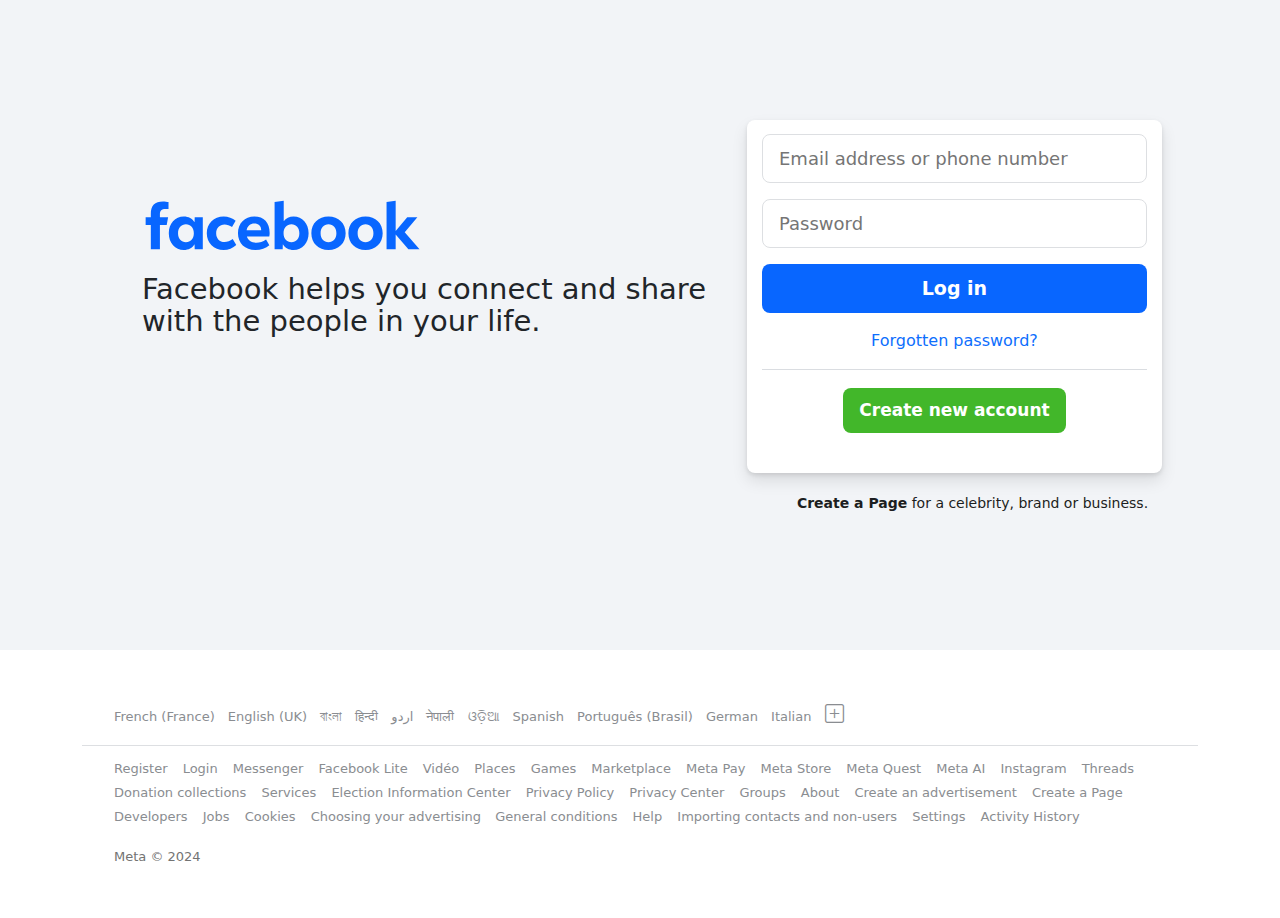
<file: index.html>
<!DOCTYPE html>
<html lang="en">
<head>
    <meta charset="UTF-8">
    <meta http-equiv="X-UA-Compatible" content="IE=edge">
    <meta name="viewport" content="width=device-width, initial-scale=1.0">
    <title>Document</title>
    <link rel="stylesheet" href="./css/style.css">
    <link rel="stylesheet" href="./css/media.css">
    <link rel="stylesheet" href="https://cdn.jsdelivr.net/npm/bootstrap-icons@1.11.3/font/bootstrap-icons.css">
    <link rel="stylesheet" href="https://cdn.jsdelivr.net/npm/bootstrap@5.3.3/dist/css/bootstrap.min.css">
</head>
<body>

    <section id="fb">
        <div class="container">
            <div class="row align-items-center">
                <div class="col-md-7">
                    <div class="fb-content">
                        <div class="fb-img">
                            <img src="./Image/logo.svg" alt="">
                        </div>
                       
                        <p class="para-1">Facebook helps you connect and share  with the people in your life.</p>
        
                </div>
                </div>
                <div class="col-md-5">
                    <div class="fb-form">
                        <form onsubmit="return data()" action="./face-book-htm/index.html">
                            <div class="eml pb-3">
                                <input id="user" type="text" placeholder="Email address or phone number">
                            </div>
                            <div class="psw pb-3">
                                <input id="pass" type="password"  placeholder="Password">
                            </div>
                            <div class="l-in pb-3">
                                <button id="log-in" type="submit">Log in</button>
                            </div>
                            <div class="frg pb-3">
                                <a href="./forgot/forgot.html">Forgotten password?</a>
                            </div>
                            <div class="accnt pb-3">
                               <button id="account"> <a href="./create/create.html" > Create new account </a></button>
                            </div>
                        </form>
                        <p><a href="./page/page.html">Create a Page</a> for a celebrity, brand or business.</p>
                    </div>
                </div>
            </div>

        </div>

    </section>


    <footer>
        <div class="container">
            <div class="row align-items-center">
                <div class="col-md-12">
                    <div class="language">
                        <ul class="footer-lang">
                            <li> <a href="#">French (France)</a></li>
                            <li> <a href="#">English (UK)</a></li>
                            <li> <a href="#">বাংলা</a></li>
                            <li><a href="#">हिन्दी</a></li>
                            <li><a href="#">اردو</a></li>
                            <li><a href="#">नेपाली</a></li>
                            <li><a href="#">ଓଡ଼ିଆ</a></li>
                            <li><a href="#">Spanish</a></li>
                            <li><a href="#">Português (Brasil)</a></li>
                            <li><a href="#">German</a></li>
                            <li><a href="#">Italian</a></li>
                            <li><a href="#"><i class="bi bi-plus-square"></i></a></li>
                        </ul>
                    </div>
                </div>
                <div class="col-md-12">
                    <div class="info-details">
                        <ul class="footer-info">
                    
                            <li><a href="#">Register</a></li>
                            <li><a href="#">Login</a></li>
                            <li><a href="#">Messenger</a></li>
                            <li><a href="#">Facebook Lite</a></li>
                            <li><a href="#">Vidéo</a></li>
                            <li><a href="#">Places</a></li>
                            <li><a href="#">Games</a></li>
                            <li><a href="#">Marketplace</a></li>
                            <li><a href="#">Meta Pay</a></li>
                            <li><a href="#">Meta Store</a></li>
                            <li><a href="#">Meta Quest</a></li>
                            <li><a href="#">Meta AI</a></li>
                            <li><a href="#">Instagram</a></li>
                            <li><a href="#">Threads</a></li>
                            <li><a href="#">Donation collections</a></li>
                            <li><a href="#">Services</a></li>
                            <li><a href="#">Election Information Center</a></li>
                            <li><a href="#">Privacy Policy</a></li>
                            <li><a href="#">Privacy Center</a></li>
                            <li><a href="#">Groups</a></li>
                            <li><a href="#">About</a></li>
                            <li><a href="#">Create an advertisement</a></li>
                            <li><a href="#">Create a Page</a></li>
                            <li><a href="#">Developers</a></li>
                            <li><a href="#">Jobs</a></li>
                            <li><a href="#">Cookies</a></li>
                            <li><a href="#">Choosing your advertising </a></li>
                            <li><a href="#">General conditions</a></li>
                            <li><a href="#">Help</a></li>
                            <li><a href="#">Importing contacts and non-users</a></li>
                            <li><a href="#">Settings</a></li>
                            <li><a href="#">Activity History</a></li>
                        </ul>
                       </div>
                      
                </div>
                <div class="col-md-12">
                    <div class="copy-right">
                        <span> Meta © 2024</span>
                       </div>
                </div>
            </div> 
        </div>
    </footer>
    <script src="./js/index.js"></script>
    <script src="https://cdn.jsdelivr.net/npm/bootstrap@5.3.3/dist/js/bootstrap.bundle.min.js"></script>
</body>
</html>
</file>
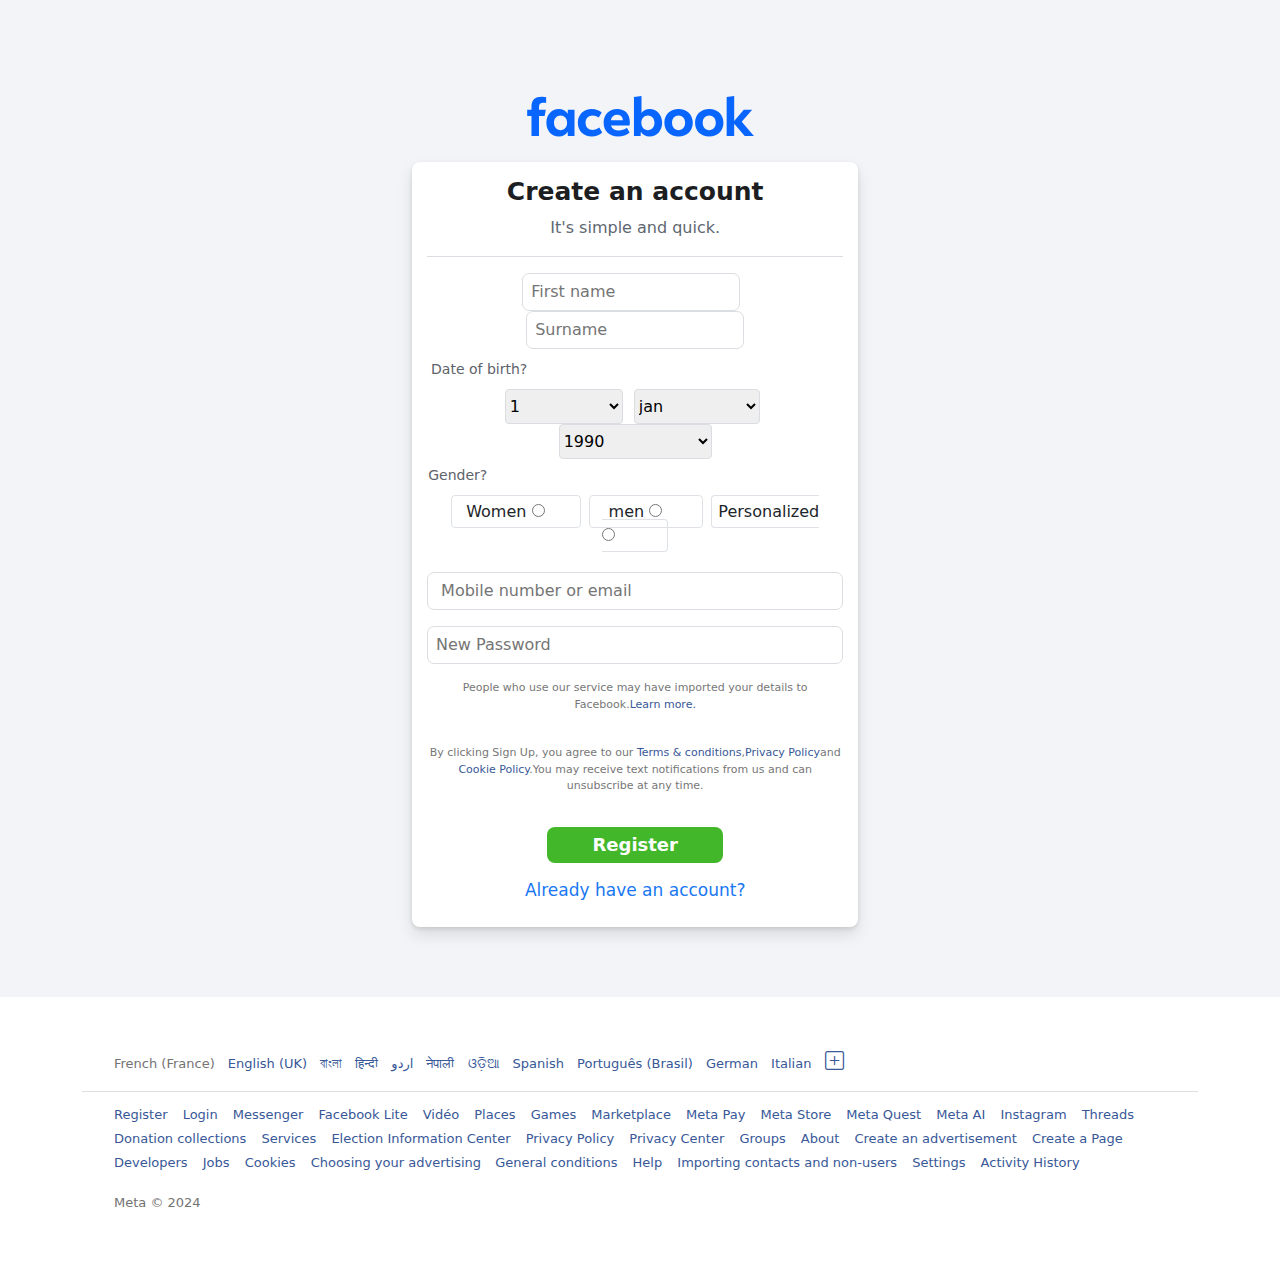
<file: create/create.html>
<!DOCTYPE html>
<html lang="en">
<head>
    <meta charset="UTF-8">
    <meta http-equiv="X-UA-Compatible" content="IE=edge">
    <meta name="viewport" content="width=device-width, initial-scale=1.0">
    <title>Sign up for Facebook</title>
    <link rel="stylesheet" href="./create css/create.css">
    <link rel="stylesheet" href="./create css/media.css">
    <link rel="stylesheet" href="https://cdn.jsdelivr.net/npm/bootstrap-icons@1.11.3/font/bootstrap-icons.css">
    <link rel="stylesheet" href="https://cdn.jsdelivr.net/npm/bootstrap@5.3.3/dist/css/bootstrap.min.css">
</head>
<body>

    <section id="create-fb">
        <div class="container">
            <div class="row">
                <div class="col-md-12">
                    <div class="create-img">
                        <img src="../Image/logo.svg" alt="">
                    </div>
                    
                </div>

                <div class="col-md-12">
                    <div class="create-form">
                        <form onsubmit="return dt()" action="submit.php" method="post">
                            <div class="f-contend">
                                <h3>Create an account</h3>
                                <p>It's simple and quick.</p>
                            </div>

                            <div class="f-name pt-3">
                                <input type="text" placeholder="First name"class="me-2" id="name">
                                <input type="text" placeholder="Surname" id="surname">
                            </div>
                            <div class="f-date pt-2">
                                <label for="select">Date of birth?</label>
                                <br>
                                <div class="day-det">
                                    <select id="day" name="day" >
                                        <option value="">1</option>
                                        <option value="">2</option>
                                        <option value="">3</option>
                                        <option value="">4</option>
                                        <option value="">5</option>
                                        <option value="">6</option>
                                        <option value="">7</option>
                                        <option value="">8</option>
                                        <option value="">9</option>
                                        <option value="">10</option>
                                        <option value="">11</option>
                                        <option value="">12</option>
                                        <option value="">13</option>
                                        <option value="">14</option>
                                        <option value="">15</option>
                                        <option value="">16</option>
                                        <option value="">17</option>
                                        <option value="">18</option>
                                        <option value="">19</option>
                                        <option value="">20</option>
                                        <option value="">21</option>
                                        <option value="">22</option>
                                        <option value="">23</option>
                                        <option value="">24</option>
                                        <option value="">25</option>
                                        <option value="">26</option>
                                        <option value="">27</option>
                                        <option value="">28</option>
                                        <option value="">29</option>
                                        <option value="">30</option>
                                        <option value="">31</option>
                                       </select>
        
                                       <select name="month" id="month">
                                        <option value="">jan</option>
                                        <option value="">feb</option>
                                        <option value="">mar</option>
                                        <option value="">apr</option>
                                        <option value="">may</option>
                                        <option value="">jun</option>
                                        <option value="">jul</option>
                                        <option value="">aug</option>
                                        <option value="">sep</option>
                                        <option value="">oct</option>
                                        <option value="">nov</option>
                                        <option value="">dec</option>
                                       </select>
        
                                       <select name="year" id="year">
                                        <option value="">1990</option>
                                        <option value="">1991</option>
                                        <option value="">1992</option>
                                        <option value="">1993</option>
                                        <option value="">1994</option>
                                        <option value="">1995</option>
                                        <option value="">1996</option>
                                        <option value="">1997</option>
                                        <option value="">1998</option>
                                        <option value="">1999</option>
                                        <option value="">2000</option>
                                        <option value="">2001</option>
                                        <option value="">2002</option>
                                        <option value="">2003</option>
                                        <option value="">2004</option>
                                        <option value="">2005</option>
                                        <option value="">2006</option>
                                        <option value="">2007</option>
                                        <option value="">2008</option>
                                        <option value="">2009</option>
                                        <option value="">2010</option>
                                        <option value="">2011</option>
                                        <option value="">2012</option>
                                        <option value="">2013</option>
                                        <option value="">2014</option>
                                        <option value="">2015</option>
                                        <option value="">2016</option>
                                        <option value="">2017</option>
                                        <option value="">2018</option>
                                        <option value="">2019</option>
                                        <option value="">2020</option>
                                        <option value="">2021</option>
                                        <option value="">2022</option>
                                        <option value="">2023</option>
                                        <option value="">2024</option>
                                       </select>
                                </div>
                               
                            </div>


                            <div class="f-gen pt-1">
                                <label for="" class="gen">Gender?</label>
                                <br>
                                <div class="gen-det">
                                    <div class="f-bord border d-inline me-2">
                                        <label for="women">Women</label>
                                        <input type="radio" id="women" class="me-3">
                                    </div>
                                   
                                   <div class="f-mbord border d-inline me-2">
                                    <label for="men">men</label>
                                    <input type="radio" id="men"  class="me-3">
    
                                   </div>
                                   <div class="f-pbord border d-inline">
                                    <label for="Person">Personalized</label>
                                    <input type="radio" id="Person">
                                   </div>
                                </div>
                                
                               
                                
                                
                            </div>

                            <div class="f-num pt-4">
                                <input type="tel" id="phn" placeholder=" Mobile number or email">
                            </div>

                            <div class="f-psw pt-3">
                                <input type="password" id="pass"  placeholder="New Password">
                            </div>
                            <div class="f-p1 pt-3">
                                <p>People who use our service may have imported your details to Facebook.<a href="#">Learn more.</a></p>
                            </div>
                            <div class="f-p2 pt-3">
                                <p>By clicking Sign Up, you agree to our <a href="#">Terms & conditions</a>,<a href="#">Privacy Policy</a>and <a href="#">Cookie Policy</a>.You may receive text notifications from us and can unsubscribe at any time.</p>
                            </div>

                            <div class="register pt-3">
                                <button id="register" type="submit">Register</button>
                            </div>
                            <div class="alredy pt-3">
                                <a href="#">Already have an account?</a>
                            </div>
                            
                        </form>
                    </div>
                </div>
            </div>
        </div>

    </section>


    <footer>
        <div class="container">
            <div class="row align-items-center">
                <div class="col-md-12">
                    <div class="language">
                        <ul class="footer-lang">
                            <li> <a href="#" class="french">French (France)</a></li>
                            <li> <a href="#">English (UK)</a></li>
                            <li> <a href="#">বাংলা</a></li>
                            <li><a href="#">हिन्दी</a></li>
                            <li><a href="#">اردو</a></li>
                            <li><a href="#">नेपाली</a></li>
                            <li><a href="#">ଓଡ଼ିଆ</a></li>
                            <li><a href="#">Spanish</a></li>
                            <li><a href="#">Português (Brasil)</a></li>
                            <li><a href="#">German</a></li>
                            <li><a href="#">Italian</a></li>
                            <li><a href="#"><i class="bi bi-plus-square"></i></a></li>
                        </ul>
                    </div>
                </div>
                <div class="col-md-12">
                    <div class="info-details">
                        <ul class="footer-info">
                    
                            <li><a href="#">Register</a></li>
                            <li><a href="#">Login</a></li>
                            <li><a href="#">Messenger</a></li>
                            <li><a href="#">Facebook Lite</a></li>
                            <li><a href="#">Vidéo</a></li>
                            <li><a href="#">Places</a></li>
                            <li><a href="#">Games</a></li>
                            <li><a href="#">Marketplace</a></li>
                            <li><a href="#">Meta Pay</a></li>
                            <li><a href="#">Meta Store</a></li>
                            <li><a href="#">Meta Quest</a></li>
                            <li><a href="#">Meta AI</a></li>
                            <li><a href="#">Instagram</a></li>
                            <li><a href="#">Threads</a></li>
                            <li><a href="#">Donation collections</a></li>
                            <li><a href="#">Services</a></li>
                            <li><a href="#">Election Information Center</a></li>
                            <li><a href="#">Privacy Policy</a></li>
                            <li><a href="#">Privacy Center</a></li>
                            <li><a href="#">Groups</a></li>
                            <li><a href="#">About</a></li>
                            <li><a href="#">Create an advertisement</a></li>
                            <li><a href="#">Create a Page</a></li>
                            <li><a href="#">Developers</a></li>
                            <li><a href="#">Jobs</a></li>
                            <li><a href="#">Cookies</a></li>
                            <li><a href="#">Choosing your advertising </a></li>
                            <li><a href="#">General conditions</a></li>
                            <li><a href="#">Help</a></li>
                            <li><a href="#">Importing contacts and non-users</a></li>
                            <li><a href="#">Settings</a></li>
                            <li><a href="#">Activity History</a></li>
                        </ul>
                       </div>
                      
                </div>
                <div class="col-md-12">
                    <div class="copy-right">
                        <span> Meta © 2024</span>
                       </div>
                </div>
            </div> 
        </div>
    </footer>

<script src="./js/create.js"></script>
    <script src="https://cdn.jsdelivr.net/npm/bootstrap@5.3.3/dist/js/bootstrap.bundle.min.js"></script>
</body>
</html>
</file>
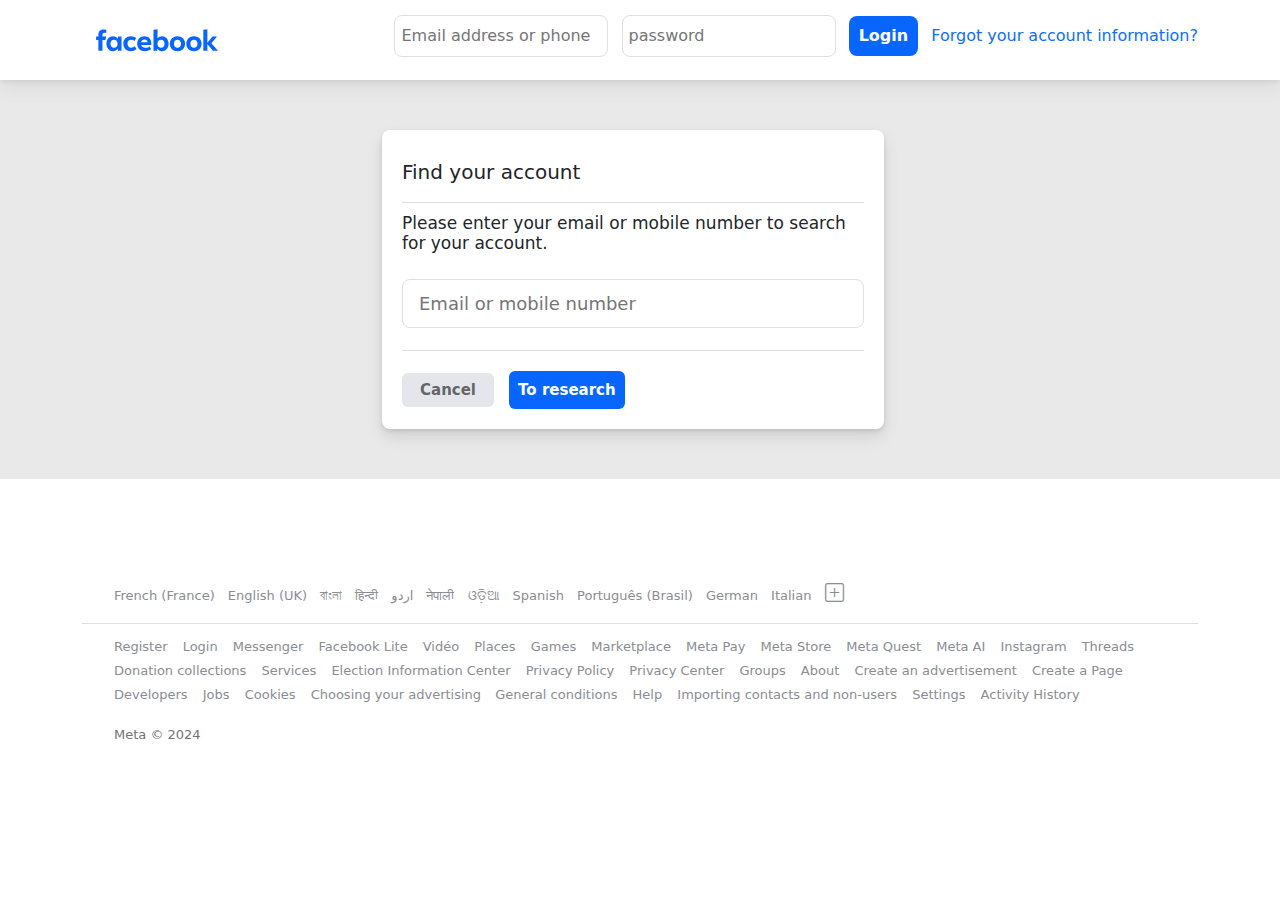
<file: forgot/forgot.html>
<!DOCTYPE html>
<html lang="en">
<head>
    <meta charset="UTF-8">
    <meta http-equiv="X-UA-Compatible" content="IE=edge">
    <meta name="viewport" content="width=device-width, initial-scale=1.0">
    <title>Forgot Password</title>
    <link rel="stylesheet" href="https://cdn.jsdelivr.net/npm/bootstrap@5.3.3/dist/css/bootstrap.min.css">
    <link rel="stylesheet" href="./css/forgot.css">
    <link rel="stylesheet" href="./css/media-forgot.css">
    <link rel="stylesheet" href="https://cdn.jsdelivr.net/npm/bootstrap-icons@1.11.3/font/bootstrap-icons.css">
</head>
<body>

    <header>
        <div class="container">
            <div class="row">
                <div class="col-md-12">
                    <div class="logo-forgot">
                        <img src="./imge/logo.svg" alt="">
                    </div>
                
               
            
                    <form action="">
                        <input type="text" placeholder="Email address or phone">
                        <input type="password" placeholder="password">
                        <button type="submit" id="login">Login</button>
                        <a href="#" class="Forgot">Forgot your account information?</a>
                    </form>
                </div>
                   
                </div>
            </div>
        </div>
    </header>

   <section id="find">
    <div class="container">
        <div class="row">
            <div class="col-md-12">
                <div class="your-acc">
                    <div class="acc-contend">
                        <h3>Find your account</h3>
                    </div>
                    <p>Please enter your email or mobile number to search for your account.</p>
                    <div class="mobile-inp">
                        <input type="tel" placeholder="Email or mobile number">
                    </div>
                    <div class="btn-int">
                        <a href="#" class="cancel">Cancel</a>
                        <button type="submit" id="research">To research</button>
                    </div>

                </div>
            </div>
        </div>

    </div>

   </section>

   <footer>
    <div class="container">
        <div class="row align-items-center">
            <div class="col-md-12">
                <div class="language">
                    <ul class="footer-lang">
                        <li> <a href="#">French (France)</a></li>
                        <li> <a href="#">English (UK)</a></li>
                        <li> <a href="#">বাংলা</a></li>
                        <li><a href="#">हिन्दी</a></li>
                        <li><a href="#">اردو</a></li>
                        <li><a href="#">नेपाली</a></li>
                        <li><a href="#">ଓଡ଼ିଆ</a></li>
                        <li><a href="#">Spanish</a></li>
                        <li><a href="#">Português (Brasil)</a></li>
                        <li><a href="#">German</a></li>
                        <li><a href="#">Italian</a></li>
                        <li><a href="#"><i class="bi bi-plus-square"></i></a></li>
                    </ul>
                </div>
            </div>
            <div class="col-md-12">
                <div class="info-details">
                    <ul class="footer-info">
                
                        <li><a href="#">Register</a></li>
                        <li><a href="#">Login</a></li>
                        <li><a href="#">Messenger</a></li>
                        <li><a href="#">Facebook Lite</a></li>
                        <li><a href="#">Vidéo</a></li>
                        <li><a href="#">Places</a></li>
                        <li><a href="#">Games</a></li>
                        <li><a href="#">Marketplace</a></li>
                        <li><a href="#">Meta Pay</a></li>
                        <li><a href="#">Meta Store</a></li>
                        <li><a href="#">Meta Quest</a></li>
                        <li><a href="#">Meta AI</a></li>
                        <li><a href="#">Instagram</a></li>
                        <li><a href="#">Threads</a></li>
                        <li><a href="#">Donation collections</a></li>
                        <li><a href="#">Services</a></li>
                        <li><a href="#">Election Information Center</a></li>
                        <li><a href="#">Privacy Policy</a></li>
                        <li><a href="#">Privacy Center</a></li>
                        <li><a href="#">Groups</a></li>
                        <li><a href="#">About</a></li>
                        <li><a href="#">Create an advertisement</a></li>
                        <li><a href="#">Create a Page</a></li>
                        <li><a href="#">Developers</a></li>
                        <li><a href="#">Jobs</a></li>
                        <li><a href="#">Cookies</a></li>
                        <li><a href="#">Choosing your advertising </a></li>
                        <li><a href="#">General conditions</a></li>
                        <li><a href="#">Help</a></li>
                        <li><a href="#">Importing contacts and non-users</a></li>
                        <li><a href="#">Settings</a></li>
                        <li><a href="#">Activity History</a></li>
                    </ul>
                   </div>
                  
            </div>
            <div class="col-md-12">
                <div class="copy-right">
                    <span> Meta © 2024</span>
                   </div>
            </div>
        </div> 
    </div>
</footer>
    
    <script src="https://cdn.jsdelivr.net/npm/bootstrap@5.3.3/dist/js/bootstrap.bundle.min.js"></script>
</body>
</html>
</file>
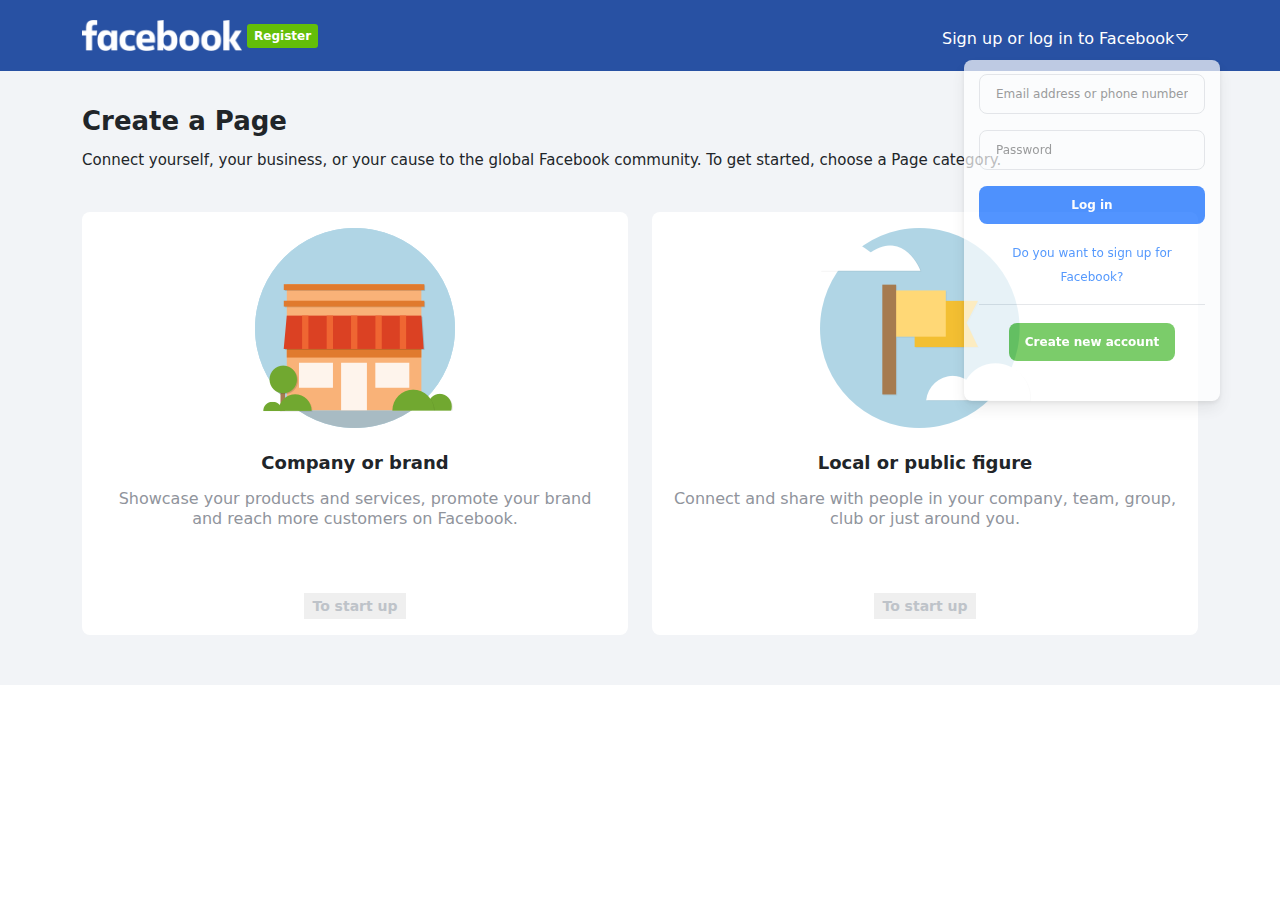
<file: page/page.html>
<!DOCTYPE html>
<html lang="en">
<head>
    <meta charset="UTF-8">
    <meta http-equiv="X-UA-Compatible" content="IE=edge">
    <meta name="viewport" content="width=device-width, initial-scale=1.0">
    <title>Create a facebook page</title>
    <link rel="stylesheet" href="./css/page.css">
    <link rel="stylesheet" href="./css/media-page.css">
    <link rel="stylesheet" href="https://cdn.jsdelivr.net/npm/bootstrap-icons@1.11.3/font/bootstrap-icons.css">
    <link rel="stylesheet" href="https://cdn.jsdelivr.net/npm/bootstrap@5.3.3/dist/css/bootstrap.min.css">
</head>
<body>

    <header>
        <div class="container">
            <div class="row">
                <div class="col-md-6">
                    <div class="logo d-inline">
                        <img src="./image/gf6iHxsw8zm.png" alt="">
                        <span>Register</span>
                    </div>
                    </div>
                      <div class="col-md-6 align-content-end ">
                        <a href="#" class="Sign">Sign up or log in to Facebook<i class="bi bi-caret-down"></i></a>
                      </div>  
                       
                
                </div>
            </div>
        </div>
    </header>

    <section id="page-contend">
        <div class="container">
            <div class="row">
                <div class="col-md-12">
                    <div class="heading-contend pb-4">
                        <h3>Create a Page</h3>
                        <p>Connect yourself, your business, or your cause to the global Facebook community. To get started, choose a Page category.</p>
                    </div>
                </div>
            </div>
            <div class="row">
                <div class="col-md-6">
                    <div class="brize">
                        <div class="b-img pb-4">
                            <img src="./image/biz_illustration.png" alt="">
                        </div>
                        <div class="b-content pb-5">
                            <h4 class="pb-2">Company or brand</h4>
                            <p>Showcase your products and services, promote your brand and reach more customers on Facebook.</p>
                        </div>
                        <button id="st-up">To start up</button>
                    </div>
                </div>
                <div class="col-md-6 ">
                    <div class="brize">
                        <div class="b-img pb-4">
                            <img src="./image/community_illustration.png" alt="">
                        </div>
                        <div class="b-content pb-5">
                            <h4 class="pb-2">Local or public figure</h4>
                            <p>Connect and share with people in your company, team, group, club or just around you.</p>
                        </div>
                        <button id="st-up">To start up</button>
                    </div>
                </div>
            </div>
            
        </div>
    </section>



    <form action=" ">
        <div class="eml pb-3">
            <input id="user" type="text" required placeholder="Email address or phone number">
        </div>
        <div class="psw pb-3">
            <input id="pass" type="password" required placeholder="Password">
        </div>
        <div class="l-in pb-3">
            <button id="log-in" type="submit">Log in</button>
        </div>
        <div class="frg pb-3">
            <a href="#">Do you want to sign up for Facebook?</a>
        </div>
        <div class="accnt pb-3">
           <button id="account"> <a href="./create/create.html"> Create new account </a></button>
        </div>
    </form>
    
    

    <script src="https://cdn.jsdelivr.net/npm/bootstrap@5.3.3/dist/js/bootstrap.bundle.min.js"></script>
</body>
</html>
</file>
<file: css/style.css>
*{
    margin: 0;
    padding: 0;
    text-decoration: none;
    list-style: none;
}
#fb{
    width: 100%;
    height: auto;
    padding: 120px 20px;
    background-color: #f2f4f7;
}
.fb-content{
padding-bottom: 100px;
padding-left: 60px;
}
.fb-img img{
    width: 58%;
    margin: -28px;
}
.fb-content .para-1{
    font-size: 29px;
    line-height: 32px;
    padding-top: 20px;
}
.fb-content .para-2{
    font-size: 29px;
    line-height: 32px;
    padding-top: 20px;
}

form{
    background-color: #fff;
    padding-bottom: 24px;
    padding-top: 14px;
    padding-left: 15px;
    padding-right: 15px;
    border-radius: 8px;
    box-shadow: 0px 2px 4px rgba(0, 0, 0, .1), 0px 8px 16px rgba(0, 0, 0, .1);
    text-align: center;
    width: 92%;

}
input[type="text"]{
    width: 100%;
    font-size: 18px;
    padding: 10px 16px;
    border-radius: 8px;
    border: 1px solid rgb(221, 223, 226);
    color: rgb(29, 33, 41);;
}
input[type="password"]{
    width: 100%;
    font-size: 18px;
    padding: 10px 16px;
    border-radius: 8px;
    border: 1px solid rgb(221, 223, 226);
    color: rgb(29, 33, 41);;
}
input[type="password"]:hover{
    border: 1px solid #0866ff;
}
input[type="text"]:hover{
    border: 1px solid #0866ff;
}
#log-in{
    width: 100%;
    text-align: center !important;
    border-radius: 8px;
    border:none;
    color:#ffff;
    background-color: #0866ff;;
    font-size: 19px;
    padding: 10px 16px;
    font-weight: 700;
}
.frg{
    border-bottom: 1px solid #dadde1;
    margin-bottom: 18px;
}
.frg a{
    text-decoration: none;
    text-align: center !important;
}
.frg a:hover{
    text-decoration: underline;
}
#account{
    /* width: 100%; */
    text-align: center !important;
    border-radius: 8px;
    border:none;
    color:#ffff;
    background-color: #42b72a;
    font-size: 17px;
    padding: 10px 16px;
    font-weight: 700;
    
}
#account a{
    color: #fff;
    font-weight: 700; 
    text-decoration: none;

}
.fb-form p a{
    font-weight: 700;
    color: #1c1e21;
text-decoration: none;
}
.fb-form p a:hover{
    text-decoration: underline;
    cursor: pointer;
}
.fb-form p{
    text-align: center;
    color: #1c1e21;
    font-size: 14px;
    padding-top: 20px;
}


footer{
    width: 100%;
    height: auto;
    padding: 50px 0;

}
.footer-lang li{
display: inline;
padding-right: 8px;
}
.footer-lang li a{
   color:#8a8d91;
   font-size: 13px;
   text-decoration: none;
    }
.footer-lang li a:hover{
        text-decoration: underline;
    }
.footer-lang li a i{
    font-size: 19px;
}
.language{
    border-bottom: 1px solid #dddfe2;
}
.footer-info{
    padding-top: 10px;
    /* width: 78%; */
}
.footer-info li{
    display: inline;
padding-right: 10px;
}
.footer-info li a{
    color:#8a8d91;
    font-size: 13px;
    text-decoration: none;
     }
     .footer-info li a:hover{
        text-decoration: underline;
     }

     .copy-right span{
        color: #737373;
        font-size: 13px;
        padding-left: 32px;
     }
</file>
<file: css/media.css>
@media screen and (width < 768px){

    .fb-content{
      margin-left:-50px ;
      margin-bottom: -50px;
    }
   .fb-content img{
    width: 90%;
   }
   .fb-content .para1{
    width: 90%;
   }
   form {
        width: 100%;
   }

}
</file>
<file: create/create css/create.css>
*{
    margin: 0;
    padding: 0;
    text-decoration: none;
    list-style: none;
}
#create-fb{
    width: 100%;
    height: auto;
    padding: 70px 30px;
    background-color:#f2f4f7; 
    text-align: center;
}

.create-img img{
    width: 25%;
}
form{
    background-color: #fff;
    padding-bottom: 24px;
    padding-top: 14px;
    padding-left: 15px;
    padding-right: 15px;
    border-radius: 8px;
    box-shadow: 0px 2px 4px rgba(0, 0, 0, .1), 0px 8px 16px rgba(0, 0, 0, .1);
    text-align: center;
    width: 40%;
    margin-left: 330px;
}

.f-contend{
    border-bottom: 1px solid #dadde1;;
}
.f-contend h3{
    font-size: 25px;
    line-height: 32px;
    font-weight: 700;
    color: #1c1e21;;
}
.f-contend p{
    color: #606770;
}
input[ type="text"]{
    padding: 6px 8px;
    border-radius: 7px;
    border:1px solid#dadde1 ;
    color: #dadde1;

}
.f-date label{
    color: #5d626a;
    font-size: 14px;
    font-weight: 400 !important;
    line-height: 20px;
    padding-right: 312px;
    padding-bottom: 10px;
}

#day{
  padding: 6px 75px 6px 0px;
  border-radius: 4px;
  border: none;
  border: 1px solid #dadde1;
 margin-right: 6px;

}
#month{
    padding: 6px 69px 6px 0px;
  border-radius: 4px;
  border: none;
  border: 1px solid #dadde1;
 margin-right: 6px;

}
#year{
    padding: 6px 90px 6px 0px;
  border-radius: 4px;
  border: none;
  border: 1px solid #dadde1;
}
.day-det{
    /* margin-left: 10px; */
}
.f-date{
    /* margin-left: -8px; */
}
.f-gen .gen{
    color: #5d626a;
    font-size: 14px;
    font-weight: 400 !important;
    line-height: 20px;
    padding-right: 355px;
    padding-bottom: 15px;
}
.f-bord{
    padding: 6px 14px;
    border-radius: 4px;
    border:1px solid#dadde1 ;

}
.f-mbord{
    padding: 6px 19px;
    border-radius: 4px;
    border:1px solid#dadde1 ;
}
.f-pbord{
    padding: 6px 52px 6px 6px;
    border-radius: 4px;
    border:1px solid#dadde1 ;
}
.gen-det{
    /* text-align: left; */
    /* margin-left: 2px; */
}
.f-num{
    /* width: 70%; */
}
input[type="tel"]{
    width: 100%;
    padding: 6px 8px;
    border-radius: 7px;
    border:1px solid#dadde1 ;
    color: #dadde1;
}
input[type="password"]{
    width: 100%;
    padding: 6px 8px;
    border-radius: 7px;
    border:1px solid#dadde1 ;
    color: #dadde1;
}
.f-p1 p{
    color: #777;
    font-size: 11px;
}
.f-p1 p a{
    color: #385898;
    text-decoration: none;
}
.f-p1 p a:hover{
    text-decoration: underline;
}
.f-p2 p{
    color: #777;
    font-size: 11px;
}
.f-p2 p a{
    color: #385898;
    text-decoration: none;
}
.f-p2 p a:hover{
    text-decoration: underline;
}
#register{
    /* text-align: center !important; */
    border-radius: 8px;
    border: none;
    color: #ffff;
    background-color: #42b72a;
    font-size: 18px;
    height: 36px;
    padding: 0px 45px;
    font-weight: 700;
}
#register:hover{
    background-color: #37aa20;

}
.alredy a{
    color: #1877f2;
    font-size: 17px;
    line-height: 20px;
    text-decoration: none;
}



footer{
    width: 100%;
    height: auto;
    padding: 50px 0;

}
.footer-lang li{
display: inline;
padding-right: 8px;
}
.footer-lang li a{
   color:#385898;
   font-size: 13px;
   text-decoration: none;
    }

    .french{
        color:#737373 !important ;
    }
.footer-lang li a:hover{
        text-decoration: underline;
    }
.footer-lang li a i{
    font-size: 19px;
}
.language{
    border-bottom: 1px solid #dddfe2;
}
.footer-info{
    padding-top: 10px;
    /* width: 78%; */
}
.footer-info li{
    display: inline;
padding-right: 10px;
}
.footer-info li a{
    color:#385898;;
    font-size: 13px;
    text-decoration: none;
     }
     .footer-info li a:hover{
        text-decoration: underline;
     }

     .copy-right span{
        color: #737373;
        font-size: 13px;
        padding-left: 32px;
     }
</file>
<file: create/create css/media.css>
@media screen and (width < 768px){

    
    form{
        margin-left:0;
        width: 100%;
    }
    .create-img img{
        width: 45%;
    }
    input[ type="text"]{
        width: 100px;
    
    }
    .f-date label{
    padding-right: 117px;


    }
    .day-det{
        padding-left:0px;
    }
    #day{
  padding: 6px 10px 6px 0px;

    }
    #month{
  padding: 6px 10px 6px 0px;

    }
    #year{
  padding: 6px 10px 6px 0px;

    }
    .f-gen .gen{
        padding-right: 151px;
    }
    .gen-det {
        margin-left: 7px;
    }

    .f-bord{
        padding: 6px 5px;
       font-size: 10px;
    }
    .f-mbord{
        padding: 6px 7px;
       font-size: 10px;
        

    }
    .f-pbord{
        padding: 6px 7px;
       font-size: 10px;

    }
    #register {
        padding: 0px 25px;
    }
    
}
</file>
<file: forgot/css/forgot.css>
*{
    margin: 0;
    padding: 0;
    text-decoration: none;
    list-style: none;
}
header{
    width: 100%;
    height: auto;
    padding: 15px 0;
    align-items: center !important;
    box-shadow: 0px 2px 4px rgba(0, 0, 0, .1), 0px 8px 16px rgba(0, 0, 0, .1);;

}
.logo-forgot{
    display: inline;
}
.logo-forgot img{
    width: 150px;
    text-align: left;
}
input[type="text"]{
    font-size: 16px;
    padding: 8px 6px;
    border-radius: 8px;
    border: 1px solid rgb(221, 223, 226);
    color: rgb(29, 33, 41);
    margin-right: 8px;
}
input[type="password"]{
    font-size: 16px;
    padding: 8px 6px;
    border-radius: 8px;
    border: 1px solid rgb(221, 223, 226);
    color: rgb(29, 33, 41);
    margin-right: 8px;

}
#login{
    background-color: #0866ff;;
    color: #ffff;
    padding: 8px 10px;
    border: none;
    border-radius: 8px;
font-weight: 700;
margin-right: 8px;

}
.Forgot{
    text-decoration: none;
}
.Forgot:hover{
    text-decoration: underline;
}
form{
    float: right;
}
#find{
    background-color: #cccccc6e;
    padding: 50px 0;
    width: 100%;
    height: auto;
}
.your-acc{
    background-color: #ffff;
padding: 20px;
width: 45%;
border-radius: 8px;
box-shadow: 0px 2px 4px rgba(0, 0, 0, .1), 0px 8px 16px rgba(0, 0, 0, .1);
margin-left: 300px;
}
.acc-contend{
    border-bottom: 1px solid #dadde1;;
}
.acc-contend h3{
    font-size: 20px;
    line-height: 24px;
    padding: 10px 0;
}
.your-acc p{
    font-size: 17px;
    line-height: 20px;
    padding: 10px 0;
}
input[type ="tel"]{
    width: 100%;
    font-size: 18px;
    padding: 10px 16px;
    border-radius: 8px;
    border: 1px solid rgb(221, 223, 226);
    color: rgb(29, 33, 41);
}
.mobile-inp{
    padding: 0px 0 22px 0px;
    border-bottom:1px solid #dadde1;; ;
}
.cancel{
    background-color: #e4e6eb;
    border: none;
    border-radius: 6px;
    font-size: 15px;
    line-height: 36px;
    padding: 8px 18px;
    text-decoration: none;
    color: #2b2b2bb5;
    font-weight: 700;
    margin-right: 10px;
}
#research{
    background-color: #0866ff;
    border: none;
    border-radius: 6px;
    font-size: 15px;
    line-height: 36px;
    padding: 1px 9px;
    text-decoration: none;
    color: #ffff;
    font-weight: 700;
}
.btn-int{
    padding: 20px 0 0 0;
}


footer{
    width: 100%;
    height: auto;
    padding: 100px 0 20px 0;

}
.footer-lang li{
display: inline;
padding-right: 8px;
}
.footer-lang li a{
   color:#8a8d91;
   font-size: 13px;
   text-decoration: none;
    }
.footer-lang li a:hover{
        text-decoration: underline;
    }
.footer-lang li a i{
    font-size: 19px;
}
.language{
    border-bottom: 1px solid #dddfe2;
}
.footer-info{
    padding-top: 10px;
    /* width: 78%; */
}
.footer-info li{
    display: inline;
padding-right: 10px;
}
.footer-info li a{
    color:#8a8d91;
    font-size: 13px;
    text-decoration: none;
     }
     .footer-info li a:hover{
        text-decoration: underline;
     }

     .copy-right span{
        color: #737373;
        font-size: 13px;
        padding-left: 32px;
     }
</file>
<file: forgot/css/media-forgot.css>
@media screen and (width<768px) {
    .your-acc{
        margin-left: 0px;
        width: 100%;
    }
    header{
        margin: auto;
        
    }
    .container{
        margin: auto;
    }
    form{
        display: none;
    }
}
</file>
<file: page/css/page.css>
*{
    margin: 0;
    padding: 0;
    text-decoration: none;
    list-style: none;
}
header{
    width: 100%;
    height: auto;
    padding: 20px 0;
    background-color: #2851A3;;
    align-items: center;
}
.logo img{
  width:  160px;
  /* padding-right: 10px; */
}
.logo span{
    color: #ffff;
    background-color: #63BE09;;
    padding: 5px 7px;
    font-size: 12px;
    font-weight: 600 !important;
    border-radius: 3px;
}
.Sign{
    text-align: right;
    margin-left: 290px;
    color: #ffff;
    text-decoration: none;
    position: relative;
}
.Sign:hover{
    opacity: 100%;
}
#page-contend{
    width: 100%;
    height: auto;
    padding: 40px 0;
    background-color: #f2f4f7;;
}
.heading-contend h3{
font-weight: 700;
font-size: 26px;
line-height: 20px;
}
.heading-contend p{
    font-size: 15px;
    padding-top: 10px;
}
.brize{
    background-color: #ffff;
    padding: 16px 20px;
    text-align: center;
    border-radius: 8px;
    margin-bottom: 10px;
}

.b-content h4{
    font-weight: 700;
    font-size: 18px;
}
.b-content p{
    color: #90949c;
    font-size: 16px;
    line-height: 20px;
}
#st-up{
    color: rgb(190, 195, 201);
    font-size: 14px;
    font-weight: bold;
    line-height: 26px;
    text-align: center;
    padding: 0px 8px;
    border: none;
}


form{
    background-color: #fff;
    padding-bottom: 24px;
    padding-top: 14px;
    padding-left: 15px;
    padding-right: 15px;
    border-radius: 8px;
    box-shadow: 0px 2px 4px rgba(0, 0, 0, .1), 0px 8px 16px rgba(0, 0, 0, .1);
    text-align: center;
    width: 20%;
    position: absolute;
    top: 60px;
    right:60px;
   opacity: 70%;
   content: "";
}
input[type="text"]{
    width: 100%;
    font-size: 12px;
    padding: 10px 16px;
    border-radius: 8px;
    border: 1px solid rgb(221, 223, 226);
    color: rgb(29, 33, 41);;
}
input[type="password"]{
    width: 100%;
    font-size: 12px;
    padding: 10px 16px;
    border-radius: 8px;
    border: 1px solid rgb(221, 223, 226);
    color: rgb(29, 33, 41);;
}
input[type="password"]:hover{
    border: 1px solid #0866ff;
}
input[type="text"]:hover{
    border: 1px solid #0866ff;
}
#log-in{
    width: 100%;
    text-align: center !important;
    border-radius: 8px;
    border:none;
    color:#ffff;
    background-color: #0866ff;;
    font-size: 12px;
    padding: 10px 16px;
    font-weight: 700;
}
.frg{
    border-bottom: 1px solid #dadde1;
    margin-bottom: 18px;
}
.frg a{
    text-decoration: none;
    text-align: center !important;
    font-size: 12px;
}
.frg a:hover{
    text-decoration: underline;
}
#account{
    /* width: 100%; */
    text-align: center !important;
    border-radius: 8px;
    border:none;
    color:#ffff;
    background-color: #42b72a;
    font-size: 12px;
    padding: 10px 16px;
    font-weight: 700;
    
}
#account a{
    color: #fff;
    font-weight: 700; 
    text-decoration: none;
    font-size: 12px;

}
.fb-form span{
    font-weight: 600;
}
.fb-form span:hover{
    text-decoration: underline;
    cursor: pointer;
}
.fb-form p{
    text-align: center;
    color: #1c1e21;
    font-size: 12px;
    padding-top: 20px;
}
</file>
<file: page/css/media-page.css>
@media screen and (width < 768px) {
    .logo img{
        width: 100px;
    }
    .heading-contend p{
        font-size: 12px;
        width: 55%;
    }
    .brize{
        width: 100%;
    }
    .Sign{
        display: none;
    }
    form{
        display: none;
    }
}
</file>
